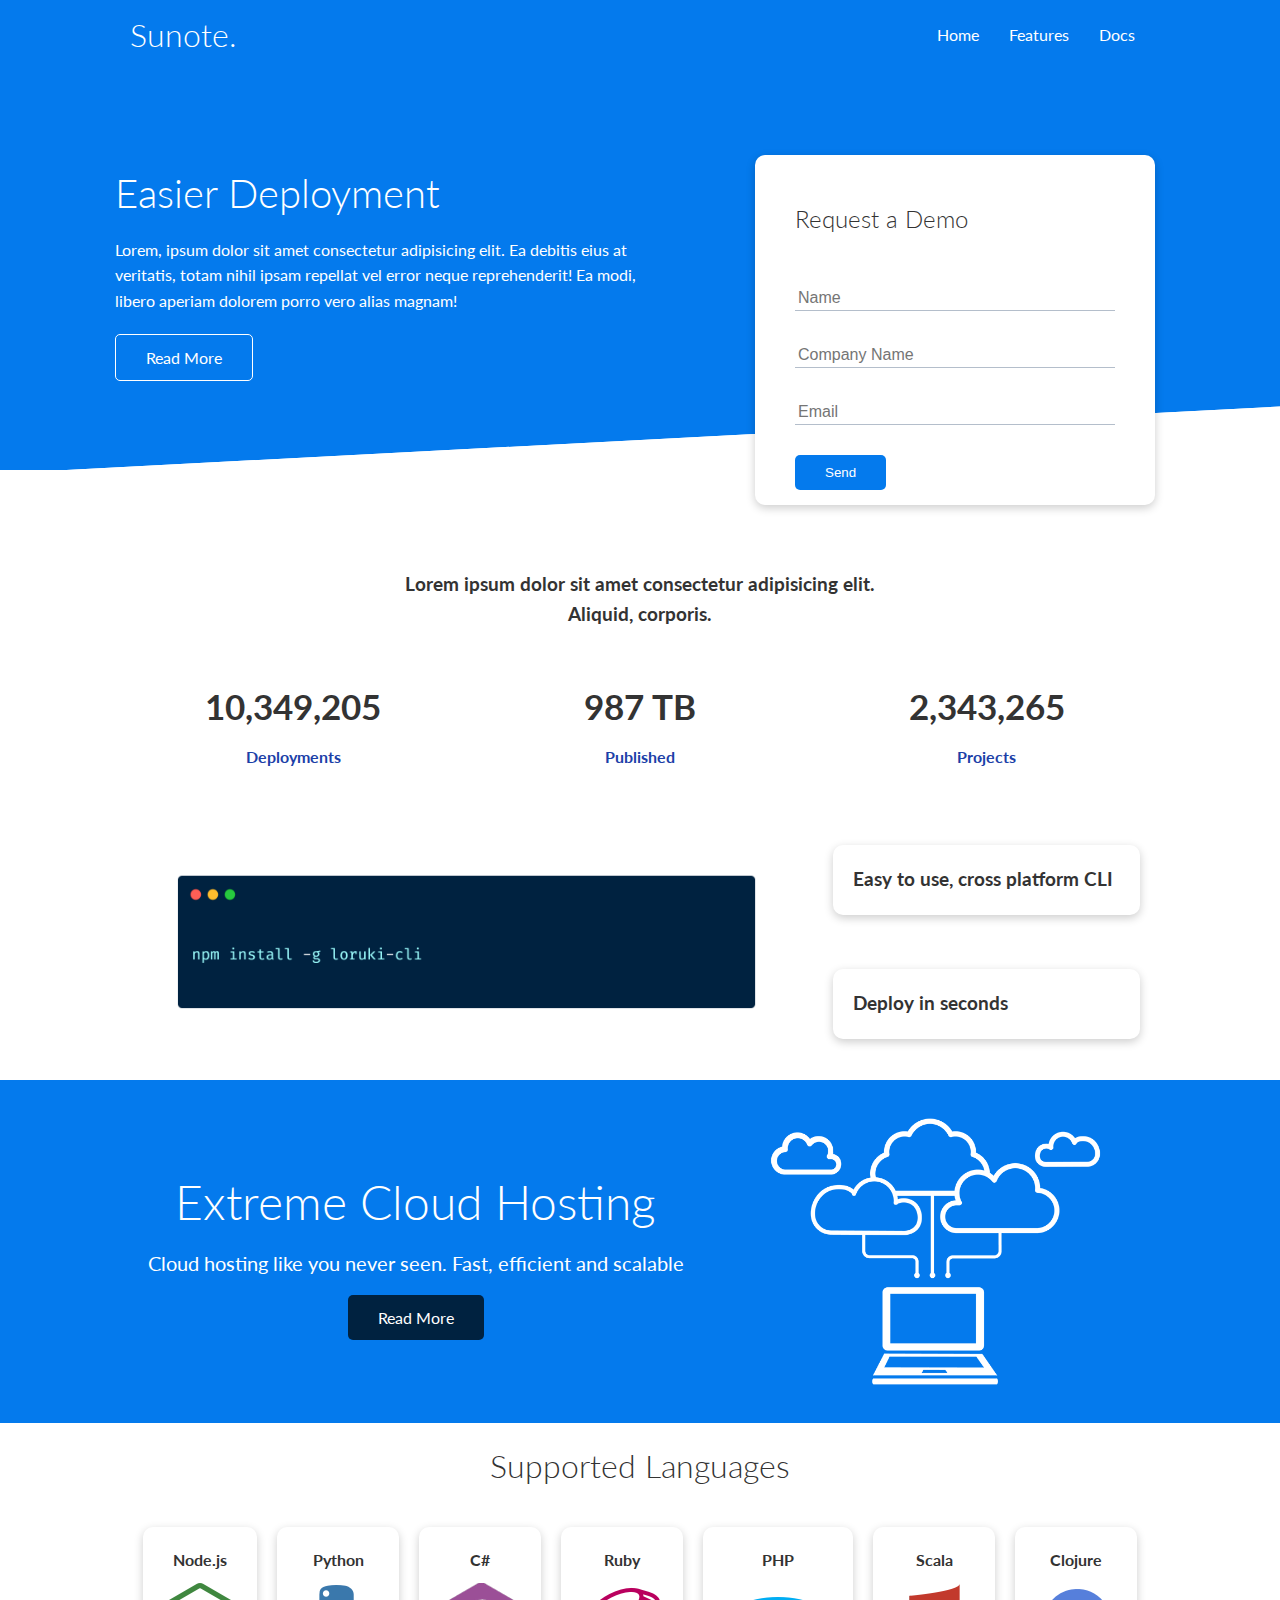
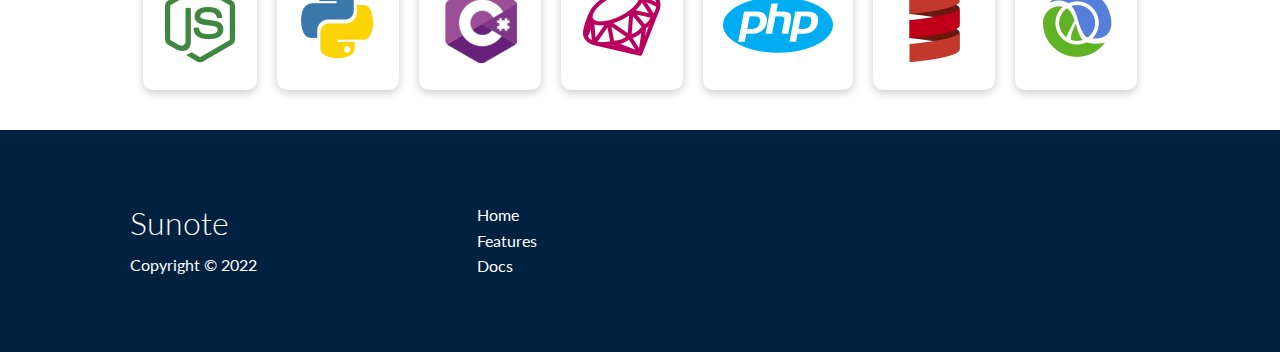
<file: index.html>
<!DOCTYPE html>
<html lang="en">
<head>
    <meta charset="UTF-8">
    <meta http-equiv="X-UA-Compatible" content="IE=edge">
    <meta name="viewport" content="width=device-width, initial-scale=1.0">
    <link rel="stylesheet" href="https://cdnjs.cloudflare.com/ajax/libs/font-awesome/6.0.0-beta3/css/all.min.css" integrity="sha512-Fo3rlrZj/k7ujTnHg4CGR2D7kSs0v4LLanw2qksYuRlEzO+tcaEPQogQ0KaoGN26/zrn20ImR1DfuLWnOo7aBA==" crossorigin="anonymous" referrerpolicy="no-referrer" />
    <link rel="stylesheet" href="css/utilities.css">
    <link rel="stylesheet" href="css/style.css">
    <title>Sunote | Cloud Hosting for Everyone</title>
</head>
<body>
    <!-- Navbar -->
    <div class="navbar">
        <div class="container flex">
            <h1 class="logo">Sunote.</h1>
            <nav>
                <ul>
                    <li><a href="index.html">Home</a></li>
                    <li><a href="features.html">Features</a></li>
                    <li><a href="docs.html">Docs</a></li>
                </ul>
            </nav>
        </div>
    </div>

    <!-- Showcase -->

    <section class="showcase">
        <div class="container grid">
            <div class="showcase-text">
                <h1>Easier Deployment</h1>
                <p>Lorem, ipsum dolor sit amet consectetur adipisicing elit. Ea debitis eius at veritatis, totam nihil ipsam repellat vel error neque reprehenderit! Ea modi, libero aperiam dolorem porro vero alias magnam!</p>
                <a href="features.html" class="btn btn-outline">Read More</a>
            </div>

            <div class="showcase-form card">
                <h2>Request a Demo</h2>
                <form name="contact" method="POST" netlify-honeypot="bot-field" data-netlify="true">
                    <input type="hidden" name="form-name" value="contact">
                    <p class="hidden">
                        <label>
                          Don’t fill this out if you’re human: <input name="bot-field" />
                        </label>
                      </p>
                    <div class="form-control">
                        <input type="text" name="name" placeholder="Name" required>
                    </div>
                    <div class="form-control">
                        <input type="text" name="company" placeholder="Company Name" required>
                    </div><div class="form-control">
                        <input type="email" name="email" placeholder="Email" required>
                    </div>

                    <input type="submit" value="Send" class="btn btn-primary">

                </form>
            </div>
        </div>
    </section>

    <!-- Stats -->
    <section class="stats">
        <div class="container">
            <h3 class="stats-heading text-center my-1">
                Lorem ipsum dolor sit amet consectetur adipisicing elit. Aliquid, corporis.
            </h3>

            <div class="grid grid-3 text-center my-4">
                <div>
                    <i class="fas fa-server fa-3x"></i>
                    <h3>10,349,205</h3>
                    <p class="text-secondary">Deployments</p>
                </div>
                <div>
                    <i class="fas fa-upload fa-3x"></i>
                    <h3>987 TB</h3>
                    <p class="text-secondary">Published</p>
                </div>
                <div>
                    <i class="fas fa-project-diagram fa-3x"></i>
                    <h3>2,343,265</h3>
                    <p class="text-secondary">Projects</p>
                </div>
            </div>
        </div>
    </section>

    <!-- CLi -->
    <section class="cli">
        <div class="container grid">
            <img src="images/cli.png" alt="">
            <div class="card">
                <h3>Easy to use, cross platform CLI</h3>
            </div>
            <div class="card">
                <h3>Deploy in seconds</h3>
            </div>
        </div>
    </section>

    <!-- Cloud -->
    <section class="cloud bg-primary my-2 py-2">
        <div class="container grid">
            <div class="text-center">
                <h2 class="lg">Extreme Cloud Hosting</h2>
                <p class="lead my-1">Cloud hosting like you never seen. Fast, efficient and scalable</p>
                <a href="features.html" class="btn btn-dark">Read More</a>
            </div>
            <img src="images/cloud.png" alt="">
        </div>
    </section>

    <!-- Langauges -->
    <section class="languages">
        <h2 class="md text-center my-2">
            Supported Languages
        </h2>
        <div class="container flex">
            <div class="card">
                <h4>Node.js</h4>
                <img src="images/logos/node.png" alt="">
            </div>
            <div class="card">
                <h4>Python</h4>
                <img src="images/logos/python.png" alt="">
            </div>
            <div class="card">
                <h4>C#</h4>
                <img src="images/logos/csharp.png" alt="">
            </div>
            <div class="card">
                <h4>Ruby</h4>
                <img src="images/logos/ruby.png" alt="">
            </div>
            <div class="card">
                <h4>PHP</h4>
                <img src="images/logos/php.png" alt="">
            </div>
            <div class="card">
                <h4>Scala</h4>
                <img src="images/logos/scala.png" alt="">
            </div>
            <div class="card">
                <h4>Clojure</h4>
                <img src="images/logos/clojure.png" alt="">
            </div>
        </div>
    </section>

    <!-- Footer -->
    <footer class="footer bg-dark py-5">
        <div class="container grid grid-3">
            <div>
                <h1>Sunote</h1>
                <p>Copyright &copy; 2022</p>
            </div>
            <nav>
                 <ul>
                    <li><a href="index.html">Home</a></li>
                    <li><a href="features.html">Features</a></li>
                    <li><a href="docs.html">Docs</a></li>
                 </ul>
            </nav>
            <div class="social">
                <a href="#"><i class="fab fa-github fa-2x"></i></a>
                <a href="#"><i class="fab fa-facebook fa-2x"></i></a>
                <a href="#"><i class="fab fa-instagram fa-2x"></i></a>
                <a href="#"><i class="fab fa-twitter fa-2x"></i></a>
            </div>
        </div>
    </footer>
</body>
</html>
</file>
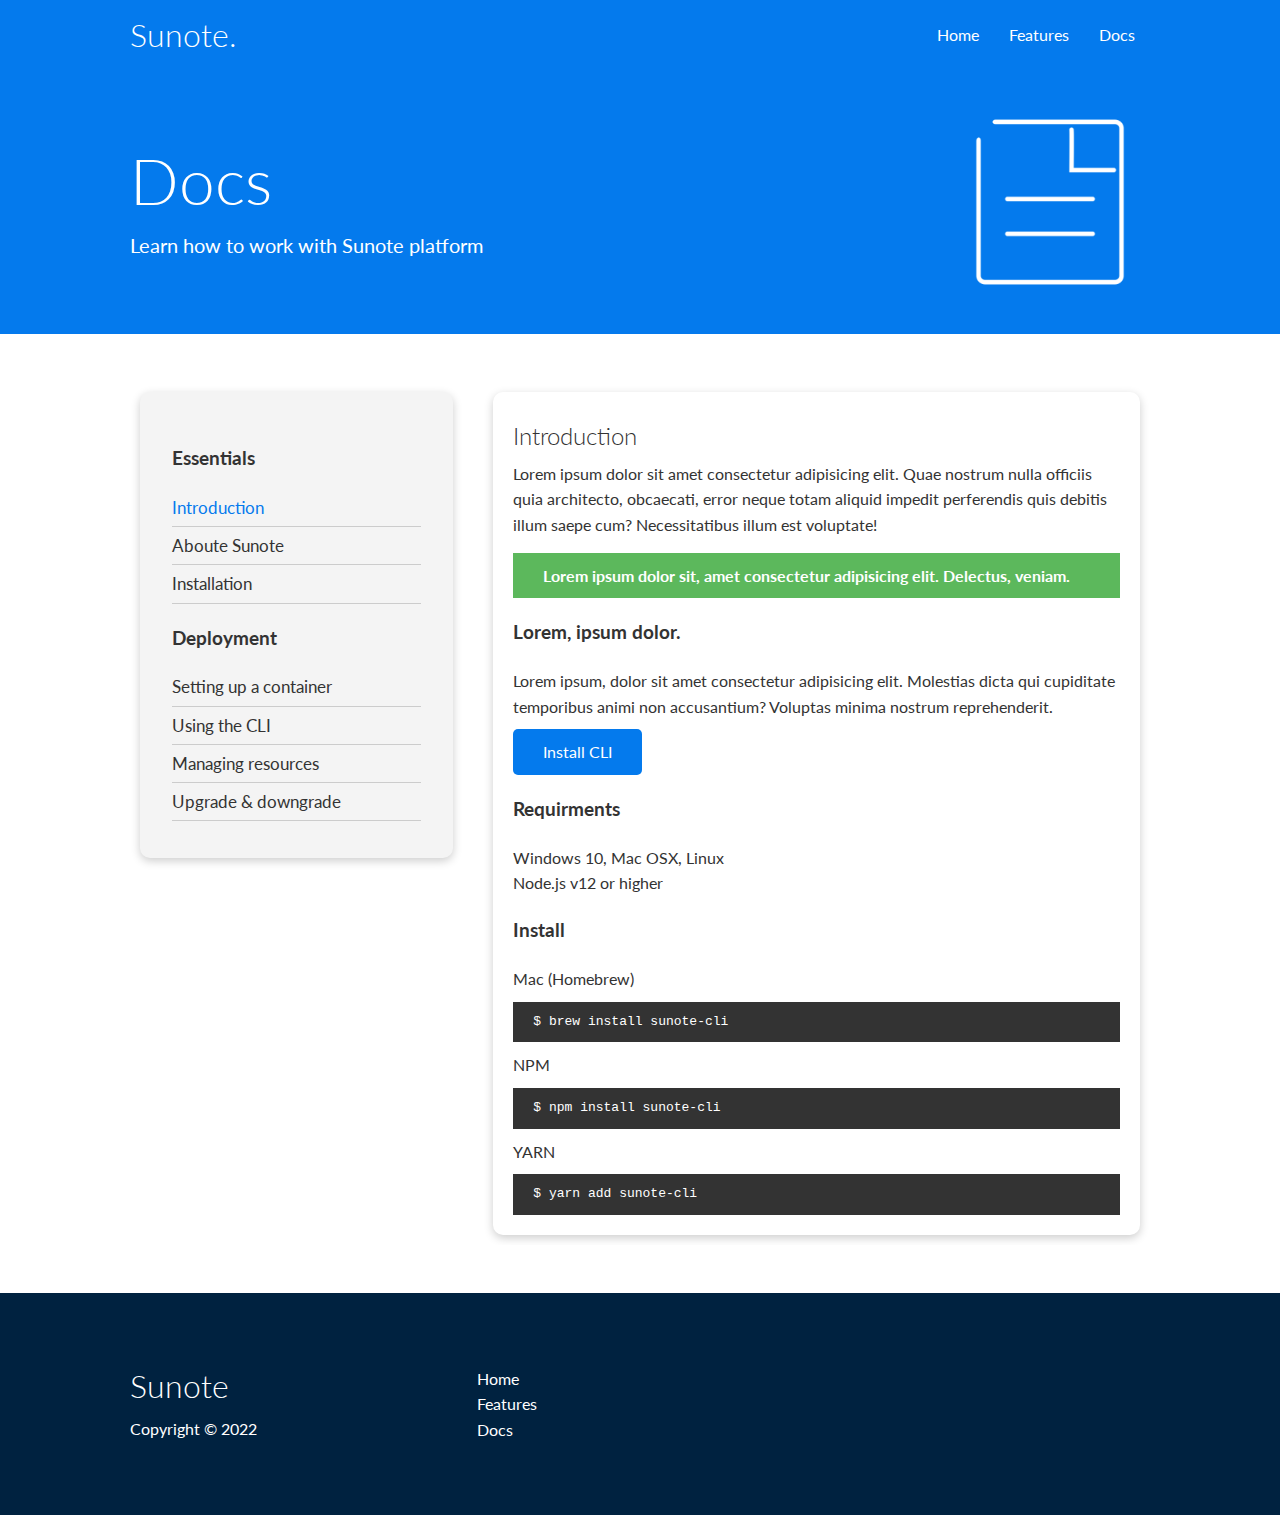
<file: docs.html>
<!DOCTYPE html>
<html lang="en">
<head>
    <meta charset="UTF-8">
    <meta http-equiv="X-UA-Compatible" content="IE=edge">
    <meta name="viewport" content="width=device-width, initial-scale=1.0">
    <link rel="stylesheet" href="https://cdnjs.cloudflare.com/ajax/libs/font-awesome/6.0.0-beta3/css/all.min.css" integrity="sha512-Fo3rlrZj/k7ujTnHg4CGR2D7kSs0v4LLanw2qksYuRlEzO+tcaEPQogQ0KaoGN26/zrn20ImR1DfuLWnOo7aBA==" crossorigin="anonymous" referrerpolicy="no-referrer" />
    <link rel="stylesheet" href="css/utilities.css">
    <link rel="stylesheet" href="css/style.css">
    <title>Sunote | Cloud Hosting for Everyone</title>
</head>
<body>
    <!-- Navbar -->
    <div class="navbar">
        <div class="container flex">
            <h1 class="logo">Sunote.</h1>
            <nav>
                <ul>
                    <li><a href="index.html">Home</a></li>
                    <li><a href="features.html">Features</a></li>
                    <li><a href="docs.html">Docs</a></li>
                </ul>
            </nav>
        </div>
    </div>

    <!-- Head -->
    <section class="docs-head bg-primary py-3">
        <div class="container grid">
            <div>
                <h1 class="xl">Docs</h1>
                <p class="lead">Learn how to work with Sunote platform</p>
            </div>
            <img src="images/docs.png" alt="">
        </div>
    </section>

    <!-- Docs main -->
    <section class="docs-main my-4">
        <div class="container grid">
            <div class="card bg-light p-3">
                <h3 class="my-2">Essentials</h3>
                <nav>
                    <ul>
                        <li>
                            <a href="#" class="text-primary">Introduction</a>
                        </li>
                        <li>
                            <a href="#">Aboute Sunote</a>
                        </li>
                        <li>
                            <a href="#">Installation</a>
                        </li>
                </ul></nav>

                <h3 class="my-2">Deployment</h3>
                <nav>
                    <ul>
                        <li>
                            <a href="#">Setting up a container</a>
                        </li>
						<li>
                            <a href="#">Using the CLI</a>
                        </li>
						<li>
                            <a href="#">Managing resources</a>
                        </li>
						<li>
                            <a href="#">Upgrade & downgrade</a>
                        </li>
                    </ul>
                </nav>
            </div>
            <div class="card">
                <h2>Introduction</h2>
                <p>Lorem ipsum dolor sit amet consectetur adipisicing elit. Quae nostrum nulla officiis quia architecto, obcaecati, error neque totam aliquid impedit perferendis quis debitis illum saepe cum? Necessitatibus illum est voluptate!</p>

                <div class="alert alert-success">
                    <i class="fas fa-info"></i> Lorem ipsum dolor sit, amet consectetur adipisicing elit. Delectus, veniam.
                </div>

                <h3>Lorem, ipsum dolor.</h3>
                <p>Lorem ipsum, dolor sit amet consectetur adipisicing elit. Molestias dicta qui cupiditate temporibus animi non accusantium? Voluptas minima nostrum reprehenderit.</p>
                <a href="" class="btn btn-primary">Install CLI</a>

                <h3>Requirments</h3>
                <ul>
                    <li>Windows 10, Mac OSX, Linux</li>
                    <li>Node.js v12 or higher</li>
                </ul>

                <h3>Install</h3>
                <p>Mac (Homebrew)</p>
                <pre><code>$ brew install sunote-cli</code></pre>
                <p>NPM</p>
                <pre><code>$ npm install sunote-cli</code></pre>
                <p>YARN</p>
                <pre><code>$ yarn add sunote-cli</code></pre>
            </div>
        </div>
    </section>
    

    <!-- Footer -->
    <footer class="footer bg-dark py-5">
        <div class="container grid grid-3">
            <div>
                <h1>Sunote</h1>
                <p>Copyright &copy; 2022</p>
            </div>
            <nav>
                 <ul>
                    <li><a href="index.html">Home</a></li>
                    <li><a href="features.html">Features</a></li>
                    <li><a href="docs.html">Docs</a></li>
                 </ul>
            </nav>
            <div class="social">
                <a href="#"><i class="fab fa-github fa-2x"></i></a>
                <a href="#"><i class="fab fa-facebook fa-2x"></i></a>
                <a href="#"><i class="fab fa-instagram fa-2x"></i></a>
                <a href="#"><i class="fab fa-twitter fa-2x"></i></a>
            </div>
        </div>
    </footer>
</body>
</html>
</file>
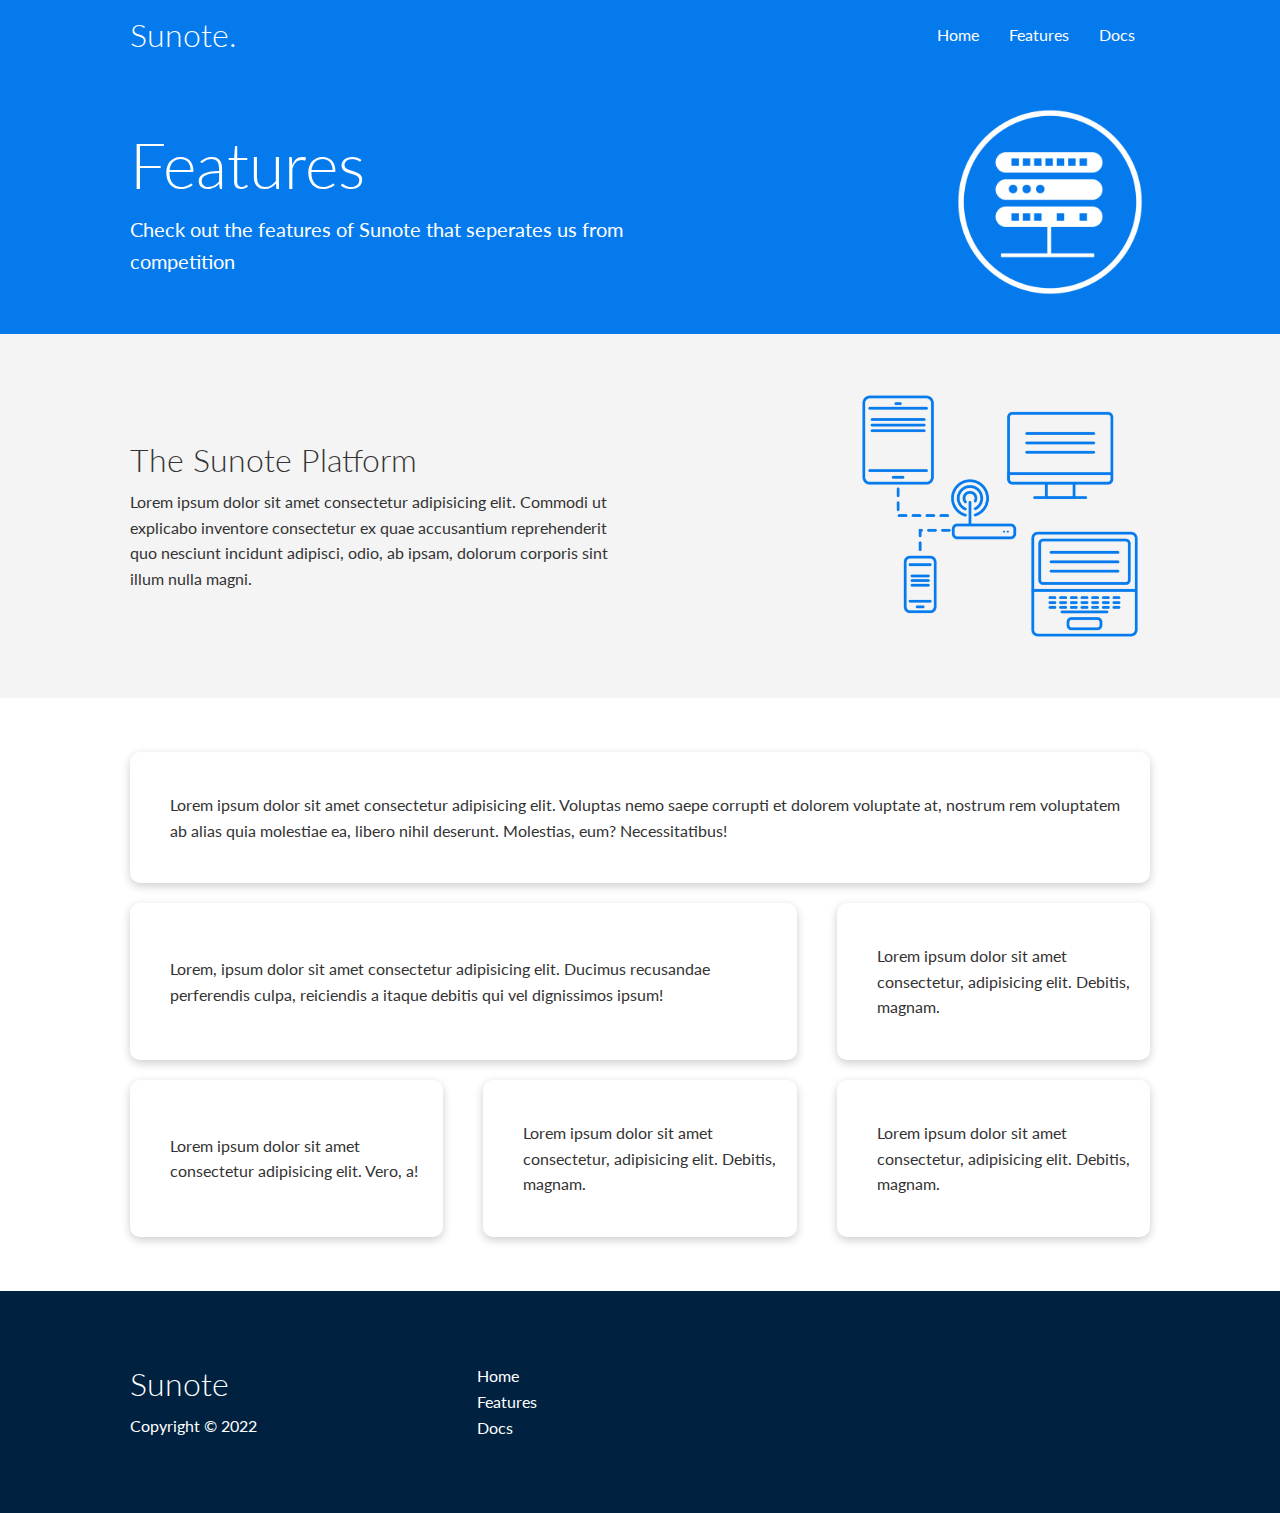
<file: features.html>
<!DOCTYPE html>
<html lang="en">
<head>
    <meta charset="UTF-8">
    <meta http-equiv="X-UA-Compatible" content="IE=edge">
    <meta name="viewport" content="width=device-width, initial-scale=1.0">
    <link rel="stylesheet" href="https://cdnjs.cloudflare.com/ajax/libs/font-awesome/6.0.0-beta3/css/all.min.css" integrity="sha512-Fo3rlrZj/k7ujTnHg4CGR2D7kSs0v4LLanw2qksYuRlEzO+tcaEPQogQ0KaoGN26/zrn20ImR1DfuLWnOo7aBA==" crossorigin="anonymous" referrerpolicy="no-referrer" />
    <link rel="stylesheet" href="css/utilities.css">
    <link rel="stylesheet" href="css/style.css">
    <title>Sunote | Cloud Hosting for Everyone</title>
</head>
<body>
    <!-- Navbar -->
    <div class="navbar">
        <div class="container flex">
            <h1 class="logo">Sunote.</h1>
            <nav>
                <ul>
                    <li><a href="index.html">Home</a></li>
                    <li><a href="features.html">Features</a></li>
                    <li><a href="docs.html">Docs</a></li>
                </ul>
            </nav>
        </div>
    </div>

    <!-- Head -->
    <section class="features-head bg-primary py-3">
        <div class="container grid">
            <div>
                <h1 class="xl">Features</h1>
                <p class="lead">Check out the features of Sunote that seperates us from competition</p>
            </div>
            <img src="images/server.png" alt="">
        </div>
    </section>

    <!-- Sub head -->

    <section class="features-sub-head bg-light py-3">
        <div class="container grid">
            <div>
                <h1 class="md">The Sunote Platform</h1>
                <p >Lorem ipsum dolor sit amet consectetur adipisicing elit. Commodi ut explicabo inventore consectetur ex quae accusantium reprehenderit quo nesciunt incidunt adipisci, odio, ab ipsam, dolorum corporis sint illum nulla magni.</p>
            </div>
            <img src="images/server2.png" alt="">
        </div>
    </section>
    
    <!-- Main features -->
    <section class="features-main my-2">
        <div class="container grid grid-3">
            <div class="card flex">
                <i class="fas fa-server fa-3x"></i>
                <p>Lorem ipsum dolor sit amet consectetur adipisicing elit. Voluptas nemo saepe corrupti et dolorem voluptate at, nostrum rem voluptatem ab alias quia molestiae ea, libero nihil deserunt. Molestias, eum? Necessitatibus!</p>
            </div>
            <div class="card flex">
                <i class="fas fa-network-wired fa-3x"></i>
                <p>
                    Lorem, ipsum dolor sit amet consectetur adipisicing elit. Ducimus
                    recusandae perferendis culpa, reiciendis a itaque debitis qui vel
                    dignissimos ipsum!
                </p>
            </div>
            <div class="card flex">
                <i class="fas fa-laptop-code fa-3x"></i>
                <p>
                    Lorem ipsum dolor sit amet consectetur, adipisicing elit. Debitis,
                    magnam.
                </p>
            </div>
            <div class="card flex">
                <i class="fas fa-database fa-3x"></i>
                <p>
                    Lorem ipsum dolor sit amet consectetur adipisicing elit. Vero, a!
                </p>
            </div>
            <div class="card flex">
                <i class="fas fa-power-off fa-3x"></i>
                <p>
                    Lorem ipsum dolor sit amet consectetur, adipisicing elit. Debitis,
                    magnam.
                </p>
            </div>
            <div class="card flex">
                <i class="fas fa-upload fa-3x"></i>
                <p>
                    Lorem ipsum dolor sit amet consectetur, adipisicing elit. Debitis,
                    magnam.
                </p>
            </div>
        </div>
    </section>

    <!-- Footer -->
    <footer class="footer bg-dark py-5">
        <div class="container grid grid-3">
            <div>
                <h1>Sunote</h1>
                <p>Copyright &copy; 2022</p>
            </div>
            <nav>
                 <ul>
                    <li><a href="index.html">Home</a></li>
                    <li><a href="features.html">Features</a></li>
                    <li><a href="docs.html">Docs</a></li>
                 </ul>
            </nav>
            <div class="social">
                <a href="#"><i class="fab fa-github fa-2x"></i></a>
                <a href="#"><i class="fab fa-facebook fa-2x"></i></a>
                <a href="#"><i class="fab fa-instagram fa-2x"></i></a>
                <a href="#"><i class="fab fa-twitter fa-2x"></i></a>
            </div>
        </div>
    </footer>
</body>
</html>
</file>
<file: css/utilities.css>
.container {
  max-width: 1100px;
  margin: 0 auto;
  overflow: auto;
  padding: 0px 40px;
}

.card {
  background-color: #fff;
  color: #333;
  border-radius: 10px;
  box-shadow: 0 3px 10px rgba(0, 0, 0, 0.2);
  padding: 20px;
  margin: 10px;
}

.btn {
  cursor: pointer;
  display: inline-block;
  padding: 10px 30px;
  background-color: var(--primary-color);
  color: #fff;
  border: none;
  border-radius: 5px;
}

.btn-outline {
  background-color: transparent;
  border: 1px #fff solid;
}

.btn:hover {
  transform: scale(0.98);
}

/* Backgrounds & coloured buttons */
.bg-primary,
.btn-primary {
  background-color: var(--primary-color);
  color: #fff;
}

.bg-secondary,
.btn-secondary {
  background-color: var(--secondary-color);
  color: #fff;
}

.bg-dark,
.btn-dark {
  background-color: var(--dark-color);
  color: #fff;
}

.bg-light,
.btn-light {
  background-color: var(--light-color);
  color: #333;
}

.bg-dark a,
.btn-dark a,
.bg-secondary a,
.btn-secondary a,
.bg-primary a,
.btn-primary a {
  color: #fff;
}

/* Text colors */
.text-primary {
  color: var(--primary-color);
}

.text-secondary {
  color: var(--secondary-color);
}

.text-dark {
  color: var(--dark-color);
}

.text-light {
  color: var(--light-color);
}

/* Text sizes */
.lead {
  font-size: 20px;
}

.sm {
  font-size: 1rem;
}

.md {
  font-size: 2rem;
}

.lg {
  font-size: 3rem;
}

.xl {
  font-size: 4rem;
}

.text-center {
  text-align: center;
}

/* Alert */
.alert {
  background-color: var(--light-color);
  padding: 10px 20px;
  font-weight: bold;
  margin: 15px 0;
}

.alert i {
  margin-right: 10px;
}

.alert-success {
  background-color: var(--success-color);
  color: #fff;
}

.alert-error {
  background-color: var(--error-color);
  color: #fff;
}

.flex {
  display: flex;
  justify-content: center;
  align-items: center;
  height: 100%;
}

.grid {
  display: grid;
  grid-template-columns: repeat(2, 1fr);
  gap: 20px;
  justify-content: center;
  align-items: center;
  height: 100%;
}

.grid-3 {
  grid-template-columns: repeat(3, 1fr);
}

/* Margins */
.my-1 {
  margin: 1rem 0;
}

.my-2 {
  margin: 1.5rem 0;
}

.my-3 {
  margin: 2rem 0;
}

.my-4 {
  margin: 3rem 0;
}

.my-5 {
  margin: 4rem 0;
}

.m-1 {
  margin: 1rem;
}

.m-2 {
  margin: 1.5rem;
}

.m-3 {
  margin: 2rem;
}

.m-4 {
  margin: 3rem;
}

.m-5 {
  margin: 4rem;
}

/* Paddings */
.py-1 {
  padding: 1rem 0;
}

.py-2 {
  padding: 1.5rem 0;
}

.py-3 {
  padding: 2rem 0;
}

.py-4 {
  padding: 3rem 0;
}

.py-5 {
  padding: 4rem 0;
}

.p-1 {
  padding: 1rem;
}

.p-2 {
  padding: 1.5rem;
}

.p-3 {
  padding: 2rem;
}

.p-4 {
  padding: 3rem;
}

.p-5 {
  padding: 4rem;
}
</file>
<file: css/style.css>
@import url("https://fonts.googleapis.com/css2?family=Lato:wght@300&display=swap");

:root {
  --primary-color: #047aed;
  --secondary-color: #1c3fa8;
  --dark-color: #002240;
  --light-color: #f4f4f4;
  --success-color: #5cb85c;
  --error-color: #d9534f;
}

* {
  box-sizing: border-box;
  padding: 0;
  margin: 0;
}

body {
  font-family: "Lato", sans-serif;
  color: #333;
  line-height: 1.6;
}

ul {
  list-style: none;
}

a {
  text-decoration: none;
  color: #333;
}

h1,
h2 {
  font-weight: 300;
  line-height: 1.2;
  margin: 10px 0;
}

p {
  margin: 10px 0;
}

img {
  width: 100%;
}

code,
pre {
  background-color: #333;
  color: #fff;
  padding: 10px;
}

.hidden {
  visibility: hidden;
  height: 0;
}

/* Navbar */
.navbar {
  background-color: var(--primary-color);
  color: #fff;
  height: 70px;
}

.navbar ul {
  display: flex;
}

.navbar a {
  color: #fff;
  padding: 10px;
  margin: 0px 5px;
}

.navbar a:hover {
  border-bottom: 2px solid #fff;
}

.navbar .flex {
  justify-content: space-between;
}

/* Showcase */
.showcase {
  height: 400px;
  background-color: var(--primary-color);
  color: #fff;
  position: relative;
}

.showcase h1 {
  font-size: 40px;
}

.showcase p {
  margin: 20px 0;
}

.showcase .grid {
  grid-template-columns: 55% 45%;
  gap: 30px;
  overflow: visible;
}

.showcase-text {
  animation: slideInFromLeft 1s ease-in;
}

.showcase-form {
  position: relative;
  top: 60px;
  height: 350px;
  width: 400px;
  padding: 40px;
  z-index: 100;
  justify-self: flex-end;
  animation: slideInFromRight 1s ease-in;
}

.showcase-form .form-control {
  margin: 30px 0;
}

.showcase-form input[type="text"],
.showcase-form input[type="email"] {
  border: 0;
  border-bottom: 1px solid #b4becb;
  width: 100%;
  padding: 3px;
  font-size: 16px;
}

.showcase-form input:focus {
  outline: none;
}

.showcase::before,
.showcase::after {
  content: "";
  position: absolute;
  height: 100px;
  bottom: -70px;
  right: 0;
  left: 0;
  background: #fff;
  transform: skewY(-3deg);
  -webkit-transform: skewY(-3deg);
  -moz-transform: skewY(-3deg);
  -ms-transform: skewY(-3deg);
}

/* Stats */
.stats {
  padding-top: 100px;
  animation: slideInFromBottom 1s ease-in;
}

.stats-heading {
  max-width: 500px;
  margin: auto;
}

.stats .grid h3 {
  font-size: 35px;
}

.stats .grid p {
  font-style: 20px;
  font-weight: bold;
}

/* CLi */

.cli .grid {
  grid-template-columns: repeat(3, 1fr);
  grid-template-rows: repeat(2, 1fr);
}

.cli .grid > *:first-child {
  grid-column: 1 / span 2;
  grid-row: 1 / span 2;
}

/* Cloud */

.cloud .grid {
  grid-template-columns: 4fr 3fr;
}

/* Languages */
.languages .flex {
  flex-wrap: wrap;
}

.languages .card {
  text-align: center;
  margin: 18px 10px 40px;
  transition: transform 0.2s ease-in;
}

.languages .card h4 {
  font-style: 20px;
  margin-bottom: 10px;
}

.languages .card:hover {
  transform: translateY(-15px);
}

/* Features */
.features-head img,
.docs-head img {
  width: 200px;
  justify-self: flex-end;
}

.features-sub-head img {
  width: 300px;
  justify-self: flex-end;
}

.features-main .card > i {
  margin-right: 20px;
}

.features-main .grid {
  padding: 30px;
}

.features-main .grid > div:first-child {
  grid-column: 1 / span 3;
}

.features-main .grid > div:nth-child(2) {
  grid-column: 1 / span 2;
}

/* Docs */
.docs-main h3 {
  margin: 20px 0;
}

.docs-main .grid {
  grid-template-columns: 1fr 2fr;
  align-items: flex-start;
}

.docs-main nav li {
  font-size: 17px;
  padding-bottom: 5px;
  margin-bottom: 5px;
  border-bottom: 1px #ccc solid;
}

.docs-main nav li:hover {
  font-weight: bold;
}

/* Footer */
.footer .social a {
  margin: 0px 10px;
}

/* Animations */
@keyframes slideInFromLeft {
  0% {
    transform: translateX(-100%);
  }

  100% {
    transform: translateX(0);
  }
}

@keyframes slideInFromRight {
  0% {
    transform: translateX(100%);
  }

  100% {
    transform: translateX(0);
  }
}

@keyframes slideInFromTop {
  0% {
    transform: translateY(-100%);
  }

  100% {
    transform: translateY(0);
  }
}

@keyframes slideInFromBottom {
  0% {
    transform: translateY(100%);
  }

  100% {
    transform: translateY(0);
  }
}

/* Tablets and under */
@media (max-width: 768px) {
  .grid,
  .showcase .grid,
  .stats .grid,
  .cli .grid,
  .cloud .grid,
  .features-main .grid,
  .docs-main .grid {
    grid-template-columns: 1fr;
    grid-template-rows: 1fr;
  }

  .showcase {
    height: auto;
  }

  .showcase-text {
    text-align: center;
    margin-top: 40px;
    animation: slideInFromTop 1s ease-in;
  }

  .showcase-form {
    justify-self: center;
    margin: auto;
    animation: slideInFromBottom 1s ease-in;
  }

  .cli .grid > *:first-child {
    grid-column: 1;
    grid-row: 1;
  }

  .features-head,
  .features-sub-head,
  .docs-head {
    text-align: center;
  }

  .features-head img,
  .features-sub-head img,
  .docs-head img {
    justify-self: center;
  }

  .features-main .grid > div:first-child,
  .features-main .grid > div:nth-child(2) {
    grid-column: 1;
  }
}

/* Mobile  */
@media (max-width: 500px) {
  .navbar {
    height: 110px;
  }

  .navbar .flex {
    flex-direction: column;
  }

  .navbar ul {
    padding: 10px;
    background-color: rgba(0, 0, 0, 0.1);
  }
}
</file>
